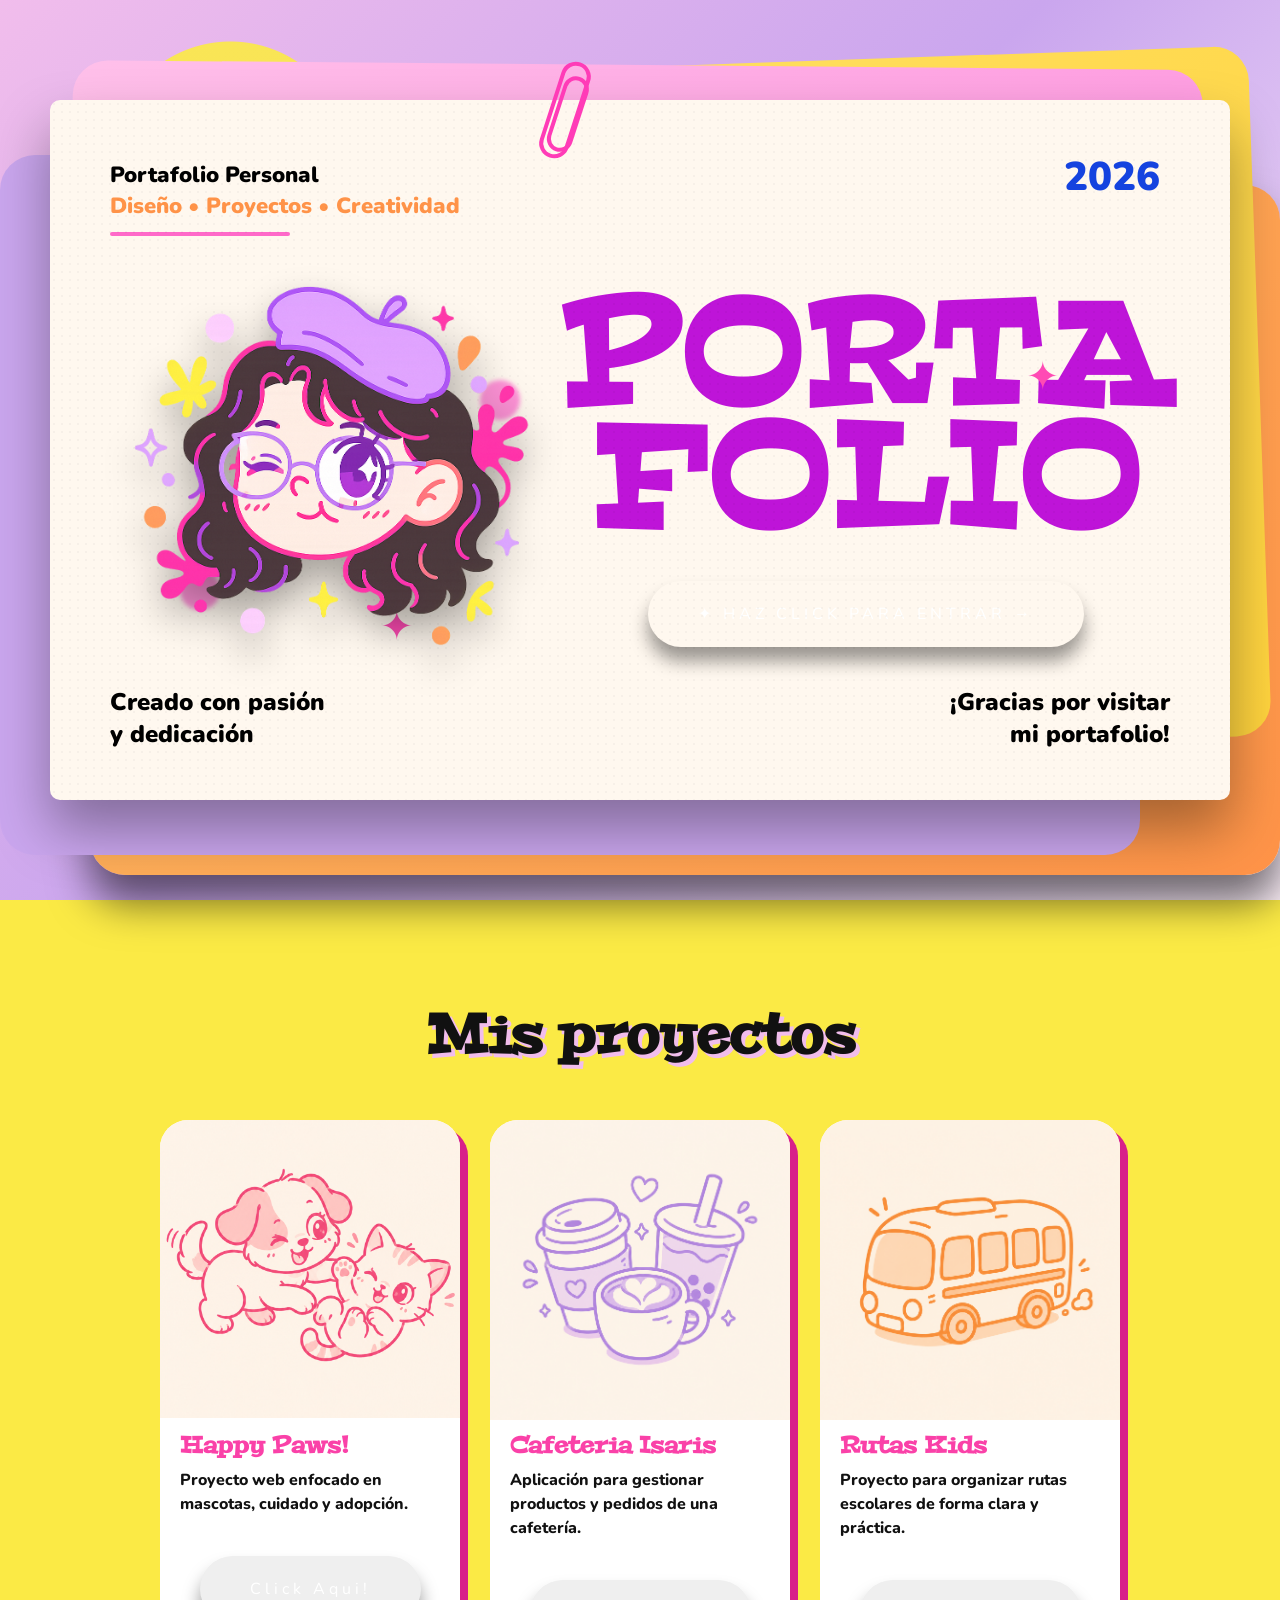
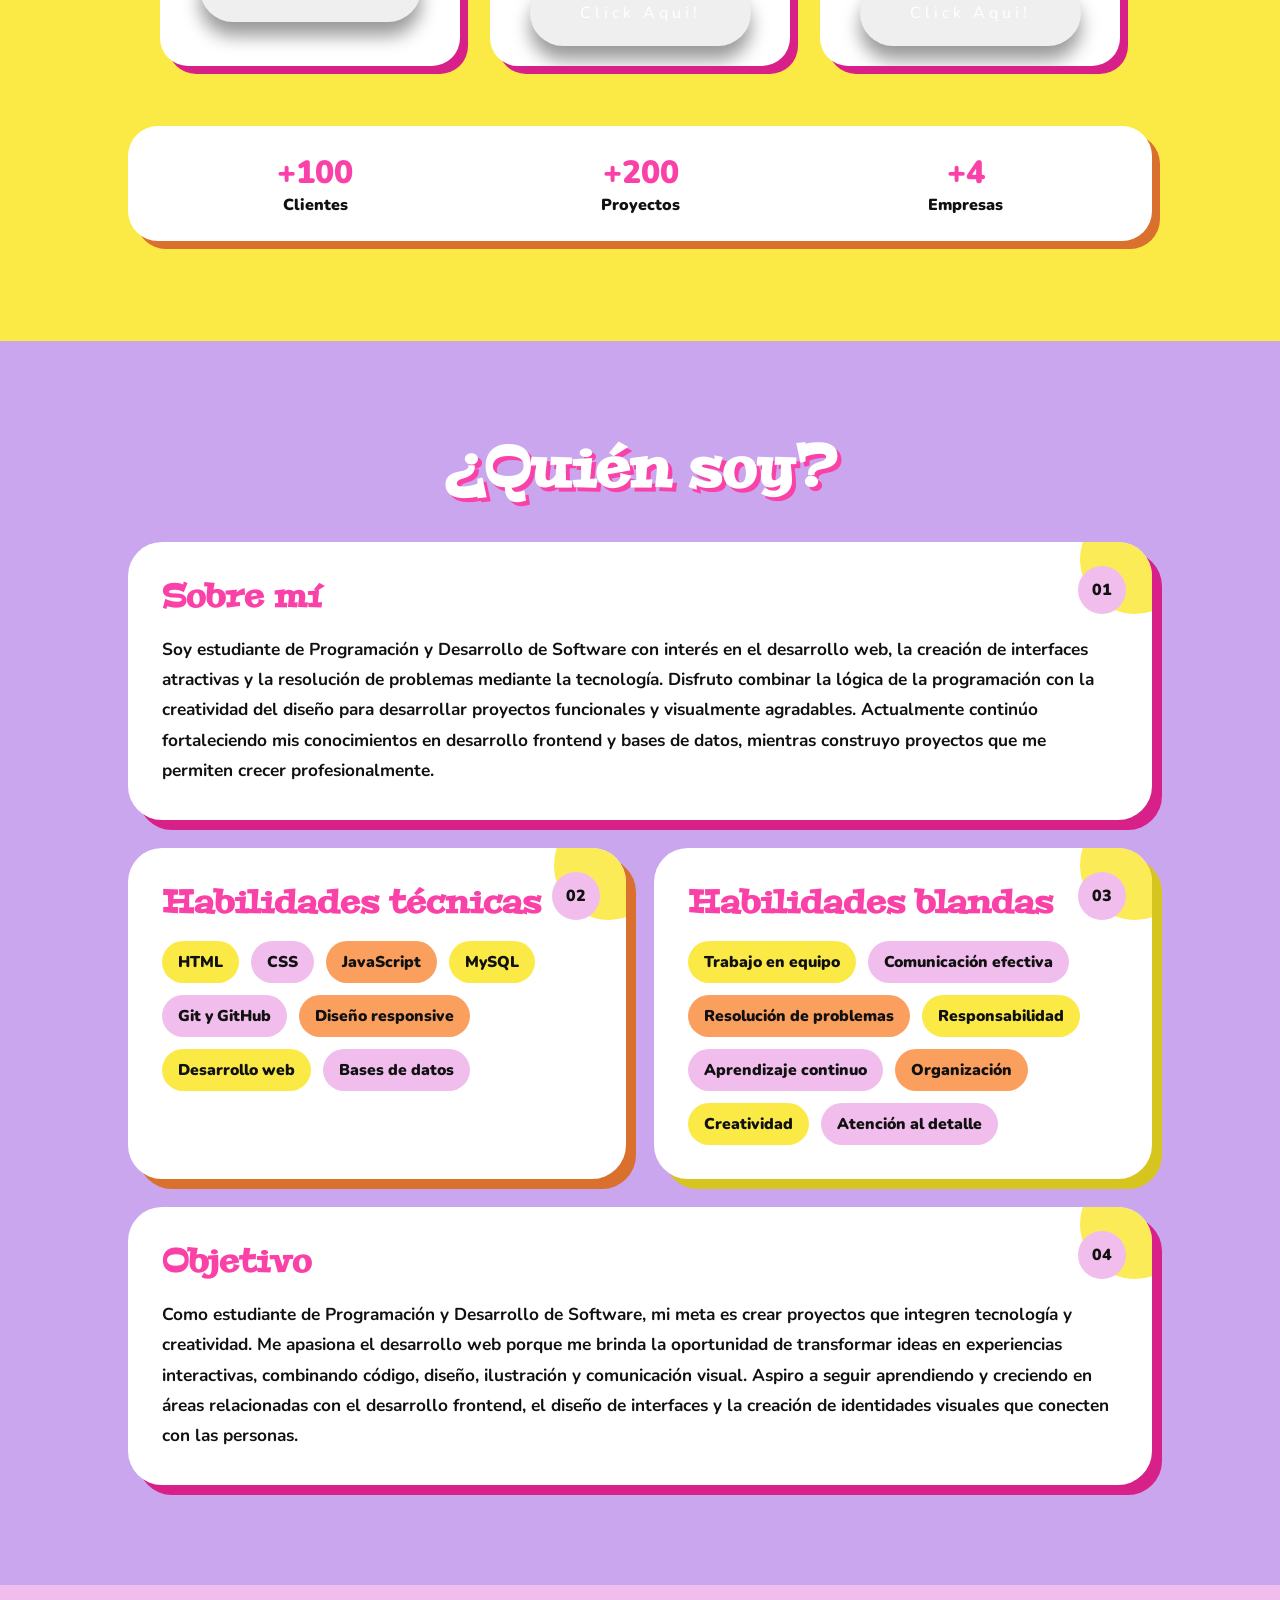
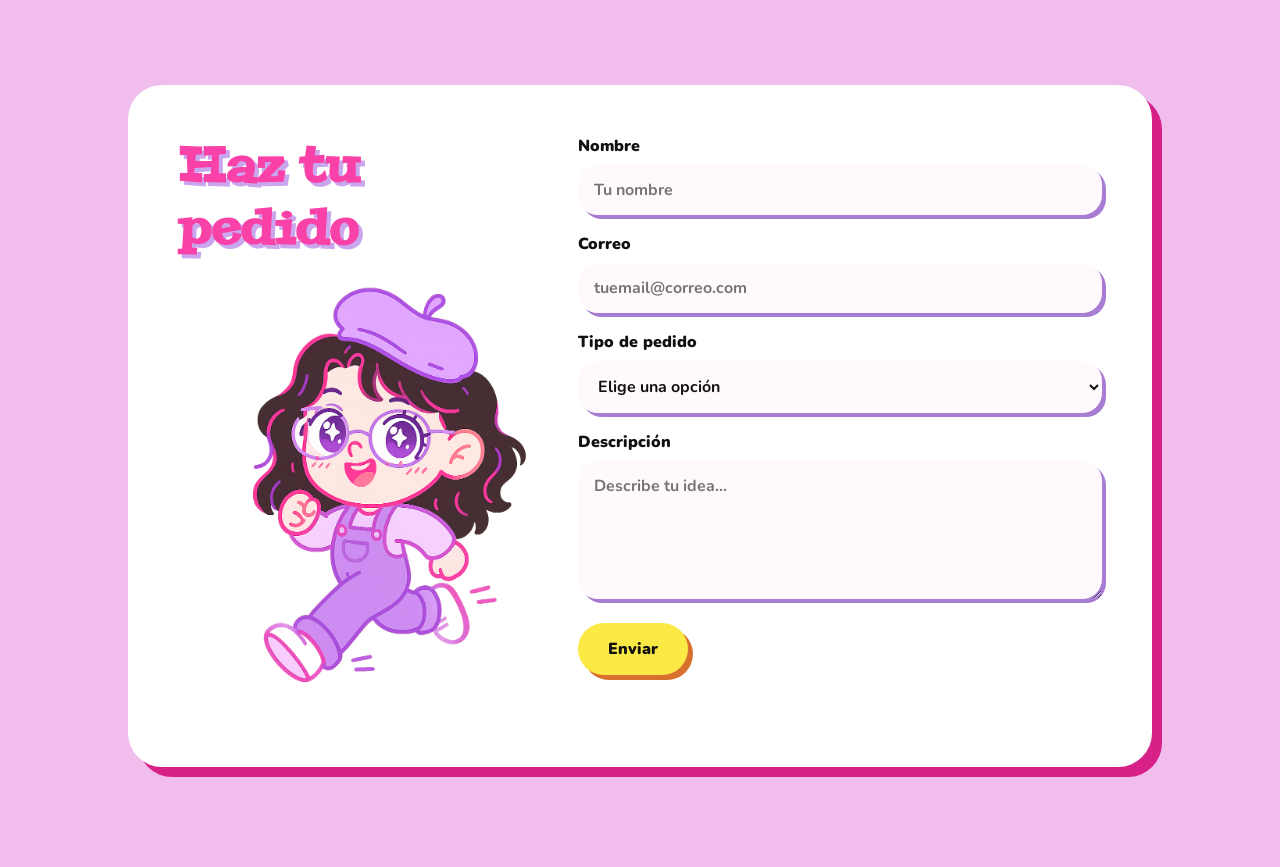
<file: index.html>
<!DOCTYPE html>
<html lang="es">
<head>
    <meta charset="UTF-8">
    <meta name="viewport" content="width=device-width, initial-scale=1.0">
    <title>Portafolio</title>

    <link rel="stylesheet" href="style.css">
    <link rel="stylesheet" href="info.css">

    <link rel="preconnect" href="https://fonts.googleapis.com">
    <link rel="preconnect" href="https://fonts.gstatic.com" crossorigin>
    <link href="https://fonts.googleapis.com/css2?family=Nunito:wght@400;600;700;800;900&family=Playfair+Display:wght@700;900&family=Special+Elite&display=swap" rel="stylesheet">
    <link href="https://fonts.googleapis.com/css2?family=Peralta&display=swap" rel="stylesheet">
</head>

<body class="cover-active">
    <div id="cover">
        <div class="folder-stack">
            <div class="folder-orange"></div>
            <div class="folder-yellow"></div>
            <div class="folder-purple"></div>
            <div class="folder-pink"></div>

            <div class="paper">
                <div class="tab-yellow"></div>
                <div class="clip"></div>

                <div class="year">2026</div>

                <div class="top-info">
                    Portafolio Personal<br>
                    <div class="ll">Diseño • Proyectos • Creatividad</div>
                    <div class="line"></div>
                </div>

                <div class="paint paint1"></div>
                <div class="paint paint2"></div>

                <div class="cover-star star1">✦</div>
                <div class="cover-star star2">✦</div>
                <div class="cover-star star3">✦</div>

                <div class="content">
                    <div>
                        <img
                            src="Copilot_20260623_163521.png"
                            class="avatar"
                            alt="Personaje"
                        >
                    </div>

                    <div>
                        <h1 class="title">
                            PORTA<br>
                            FOLIO
                        </h1>

                        <a href="#contenido" class="enter-btn">
                            ✦ HAZ CLICK PARA ENTRAR →
                        </a>
                    </div>
                </div>
                <div class="bottom-left">
                    Creado con pasión<br>
                    y dedicación
                </div>

                <div class="bottom-right">
                    ¡Gracias por visitar<br>
                    mi portafolio!
                </div>
            </div>
        </div>
    </div>

    <main id="contenido">
        <section class="hero">
            <div class="hero-content">
                <div class="hero-text">
                    <span class="subtitle">
                        Soñadora • Apasionada • Creativa
                    </span>

                    <h1>Hola, soy Isabella</h1>
                    <p>
                        Soy una persona creativa, me gusta diseñar, aprender cosas nuevas y darle un
                        toque único a todo lo que hago. Siempre busco innovar y expresar mis ideas de forma auténtica.
                        ✨💖
                    </p>

                    <div class="socials">
                        <a href="https://www.instagram.com/ykisartt?igsh=MXNoZmRtZDhpem1y" target="_blank" rel="noopener"><img src="ig.png" alt="Instagram"></a>
                        <a href="https://wa.me/573213257067" target="_blank" rel="noopener"><img src="wsp.png" alt="WhatsApp"></a>
                        <a href="https://github.com/isaguvi2611-del" target="_blank" rel="noopener"><img src="gitj.png" alt="GitHub"></a>
                        <a href="mailto:isaguvi2611@gmail.com"><img src="gmail.png" alt="Correo"></a>
                    </div>
                </div>

                <div class="hero-image">
                    <img
                        src="Copilot_20260624_150720.png"
                        class="girl"
                        alt="Ilustración de Isabella"
                    >

                    <img
                        src="Copilot_20260624_164039.png"
                        class="girl2"
                        alt="Ilustración decorativa"
                    >

                    <div class="star"></div>
                    <div class="square"></div>
                </div>
            </div>
        </section>

        <section class="services">
            <h1>Mis proyectos</h1>

            <div class="cards">
                <div class="card reveal">
                    <a href="https://github.com/isaguvi2611-del/ProyectoHTML.git" target="_blank" rel="noopener">
                        <div class="card-image"><img src="gatito.png" alt="Happy Paws"></div>
                        <div class="card-content">
                            <h3>Happy Paws!</h3>
                            <p>Proyecto web enfocado en mascotas, cuidado y adopción.</p>
                            <button class="enter-btn">Click Aqui!</button>
                        </div>
                    </a>
                </div>

                <div class="card reveal">
                    <a href="https://github.com/isaguvi2611-del/CafeteriaJava.git" target="_blank" rel="noopener">
                        <div class="card-image"><img src="ChatGPT Image 24 jun 2026, 06_03_48 p.m..png" alt="Cafetería Isaris"></div>
                        <div class="card-content">
                            <h3>Cafeteria Isaris</h3>
                            <p>Aplicación para gestionar productos y pedidos de una cafetería.</p>
                            <button class="enter-btn">Click Aqui!</button>
                        </div>
                    </a>
                </div>

                <div class="card reveal">
                    <a href="https://github.com/isaguvi2611-del/RutasProyecto.git" target="_blank" rel="noopener">
                        <div class="card-image"><img src="ChatGPT Image 24 jun 2026, 06_09_11 p.m..png" alt="Rutas Kids"></div>
                        <div class="card-content">
                            <h3>Rutas Kids</h3>
                            <p>Proyecto para organizar rutas escolares de forma clara y práctica.</p>
                            <button class="enter-btn">Click Aqui!</button>
                        </div>
                    </a>
                </div>
            </div>

            <div class="stats">
                <div>
                    <h3>+100</h3>
                    <p>Clientes</p>
                </div>

                <div>
                    <h3>+200</h3>
                    <p>Proyectos</p>
                </div>

                <div>
                    <h3>+4</h3>
                    <p>Empresas</p>
                </div>
            </div>
        </section>

        <section class="estilo">
            <div class="titulo">
                <h1>¿Quién soy?</h1>
            </div>

            <div class="cuadros">
                <article class="caja grande reveal">
                    <span class="numero">01</span>
                    <h2>Sobre mí</h2>
                    <p>Soy estudiante de Programación y Desarrollo de Software con interés en el desarrollo web,
                        la creación de interfaces atractivas y la resolución de problemas mediante la tecnología.
                        Disfruto combinar la lógica de la programación con la creatividad del diseño para desarrollar
                        proyectos funcionales y visualmente agradables. Actualmente continúo fortaleciendo mis
                        conocimientos en desarrollo frontend y bases de datos, mientras construyo proyectos que me
                        permiten crecer profesionalmente.</p>
                </article>

                <article class="caja reveal">
                    <span class="numero">02</span>
                    <h2>Habilidades técnicas</h2>
                    <ul class="habilidades">
                        <li>HTML</li>
                        <li>CSS</li>
                        <li>JavaScript</li>
                        <li>MySQL</li>
                        <li>Git y GitHub</li>
                        <li>Diseño responsive</li>
                        <li>Desarrollo web</li>
                        <li>Bases de datos</li>
                    </ul>
                </article>

                <article class="caja reveal">
                    <span class="numero">03</span>
                    <h2>Habilidades blandas</h2>
                    <ul class="habilidades">
                        <li>Trabajo en equipo</li>
                        <li>Comunicación efectiva</li>
                        <li>Resolución de problemas</li>
                        <li>Responsabilidad</li>
                        <li>Aprendizaje continuo</li>
                        <li>Organización</li>
                        <li>Creatividad</li>
                        <li>Atención al detalle</li>
                    </ul>
                </article>

                <article class="caja largo reveal">
                    <span class="numero">04</span>
                    <h2>Objetivo</h2>
                    <p>Como estudiante de Programación y Desarrollo de Software, mi meta es crear
                        proyectos que integren tecnología y creatividad. Me apasiona el desarrollo web
                        porque me brinda la oportunidad de transformar ideas en experiencias interactivas,
                        combinando código, diseño, ilustración y comunicación visual. Aspiro a seguir
                        aprendiendo y creciendo en áreas relacionadas con el desarrollo frontend, el diseño de
                        interfaces y la creación de identidades visuales que conecten con las personas.</p>
                </article>
            </div>
        </section>

        <section class="contact">
            <div class="pedido">
                <div class="texto">
                    <h2>Haz tu pedido</h2>
                    <img src="Copilot_20260624_211058.png" alt="">
                </div>

                <form class="formulario" id="formulario">
                    <label>
                        Nombre
                        <input type="text" name="nombre" placeholder="Tu nombre" required>
                    </label>

                    <label>
                        Correo
                        <input type="email" name="correo" placeholder="tuemail@correo.com" required>
                    </label>

                    <label>
                        Tipo de pedido
                        <select name="tipo" required>
                            <option value="">Elige una opción</option>
                            <option value="ilustracion">Ilustración</option>
                            <option value="pagina-web">Página web</option>
                            <option value="logo">Logo o identidad visual</option>
                            <option value="otro">Otro</option>
                        </select>
                    </label>

                    <label>
                        Descripción
                        <textarea name="descripcion" rows="5" placeholder="Describe tu idea..." required></textarea>
                    </label>

                    <button type="submit">
                        Enviar
                    </button>

                    <p class="mensaje" id="mensaje" aria-live="polite"></p>
                </form>
            </div>
        </section>
    </main>

    <script src="app.js"></script>
    <script src="appp.js"></script>
</body>
</html>
</file>
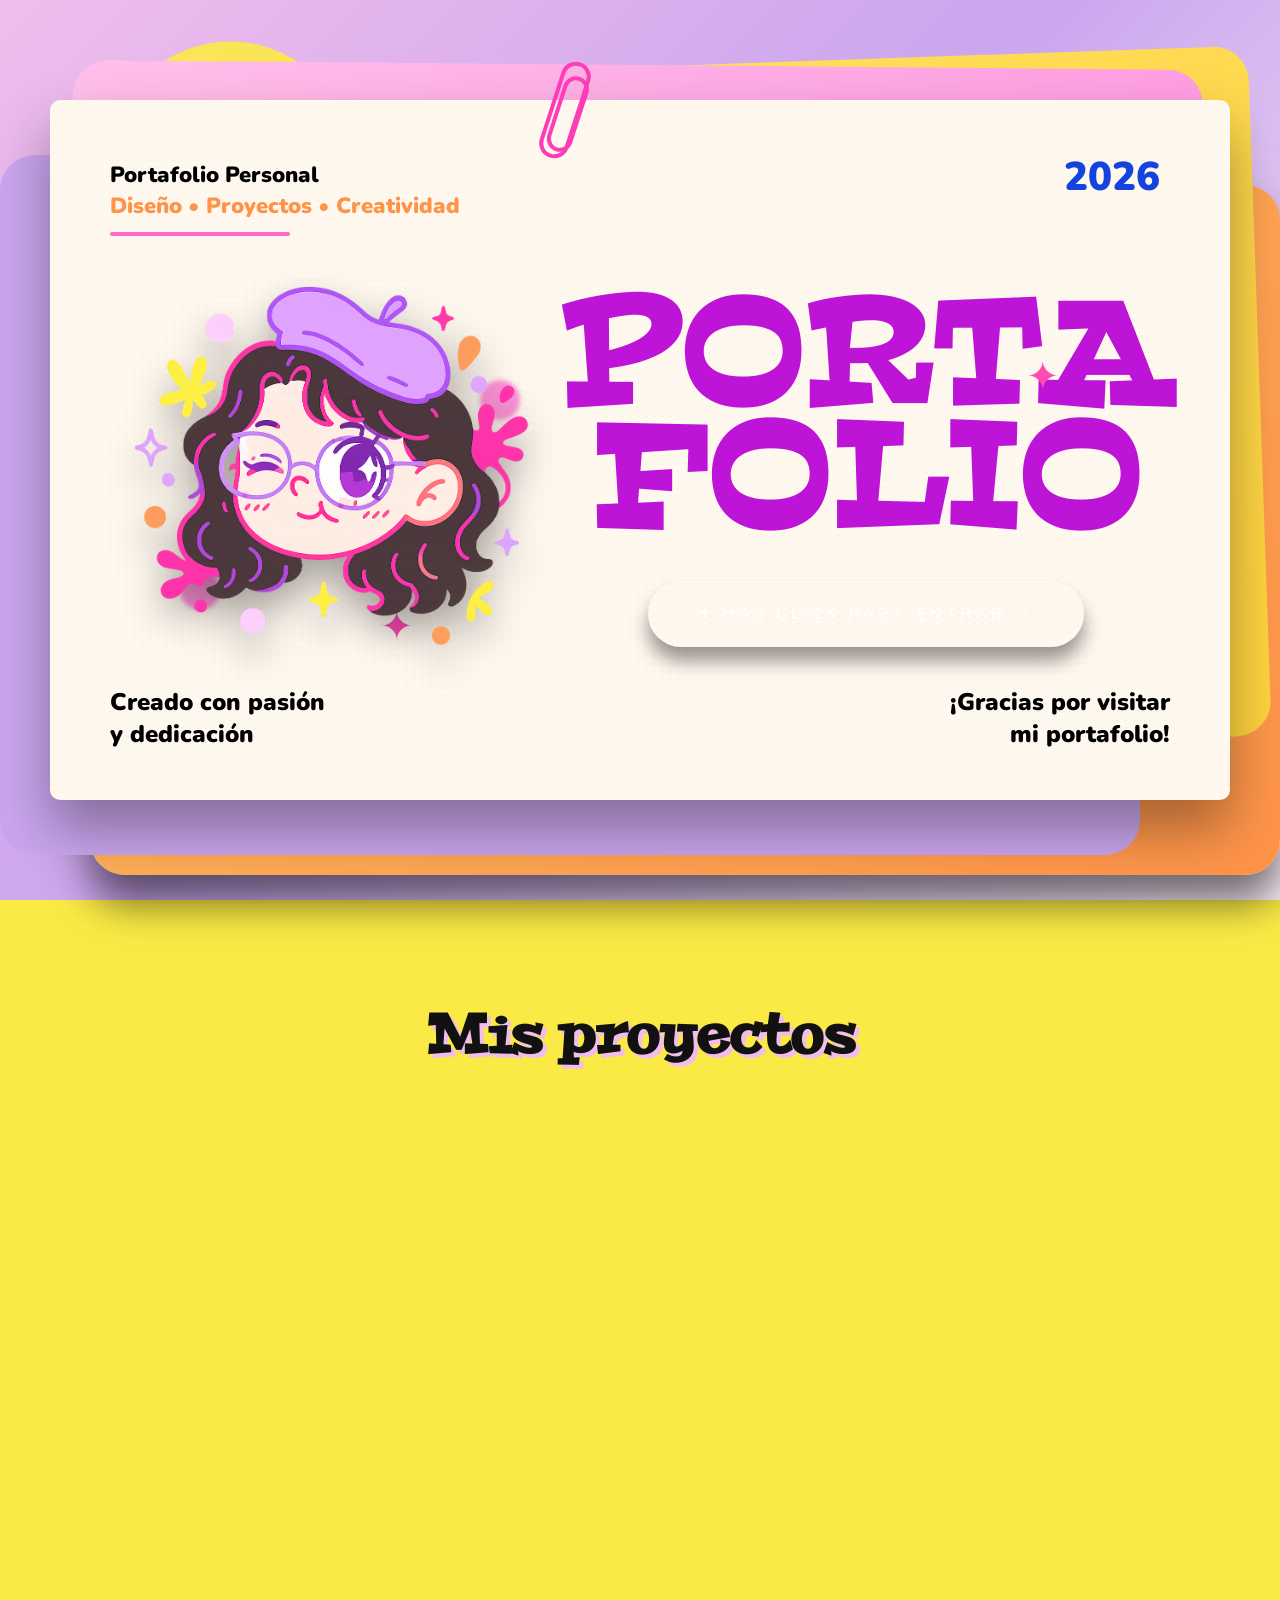
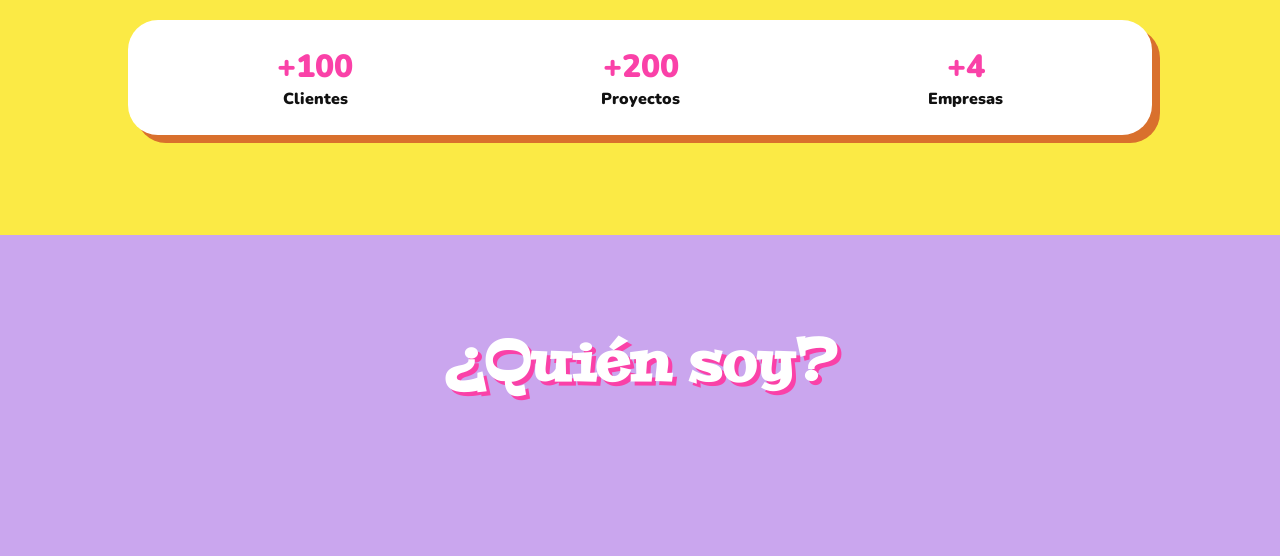
<file: info.html>
<!DOCTYPE html>
<html lang="es">
<head>
    <meta charset="UTF-8">
    <meta name="viewport" content="width=device-width, initial-scale=1.0">
    <title>Portafolio</title>
    <meta http-equiv="refresh" content="0; url=portfolio.html">
</head>
<body>
    <p>Abriendo el portafolio...</p>
</body>
</html>
</file>
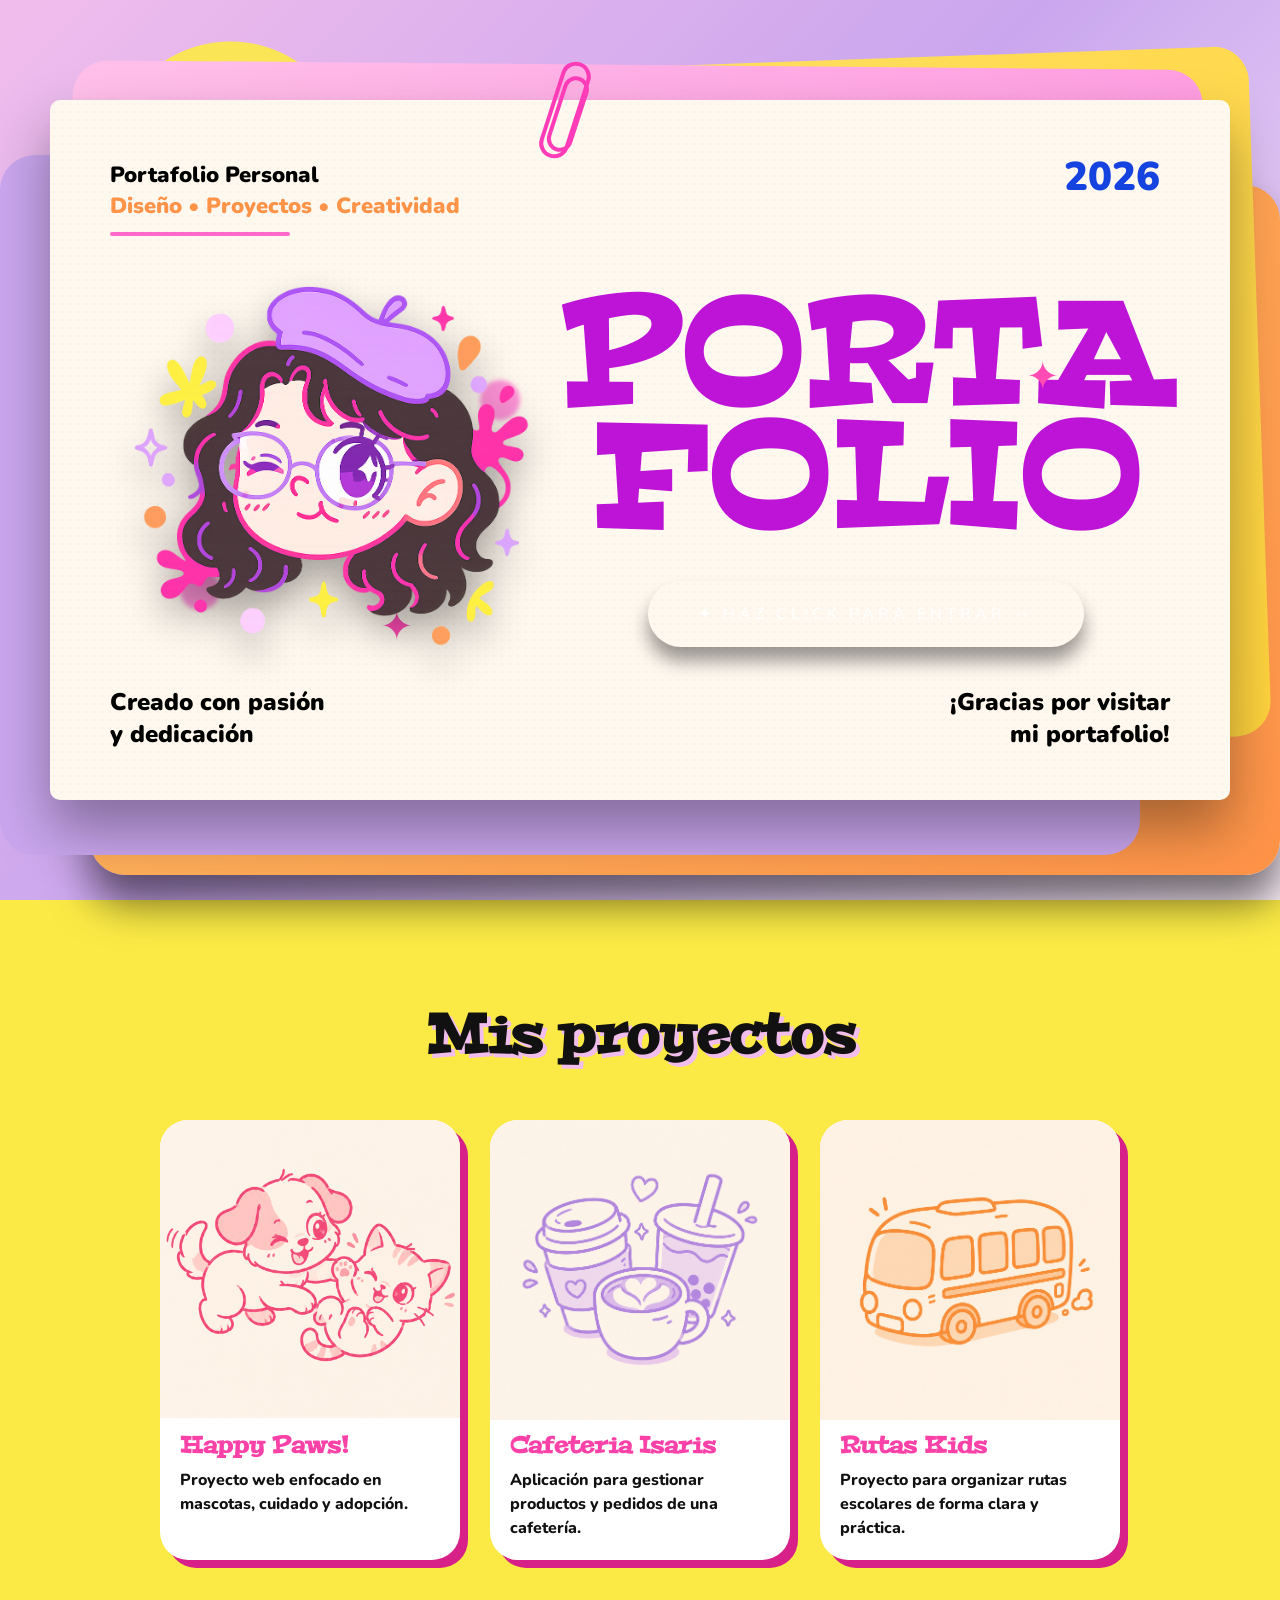
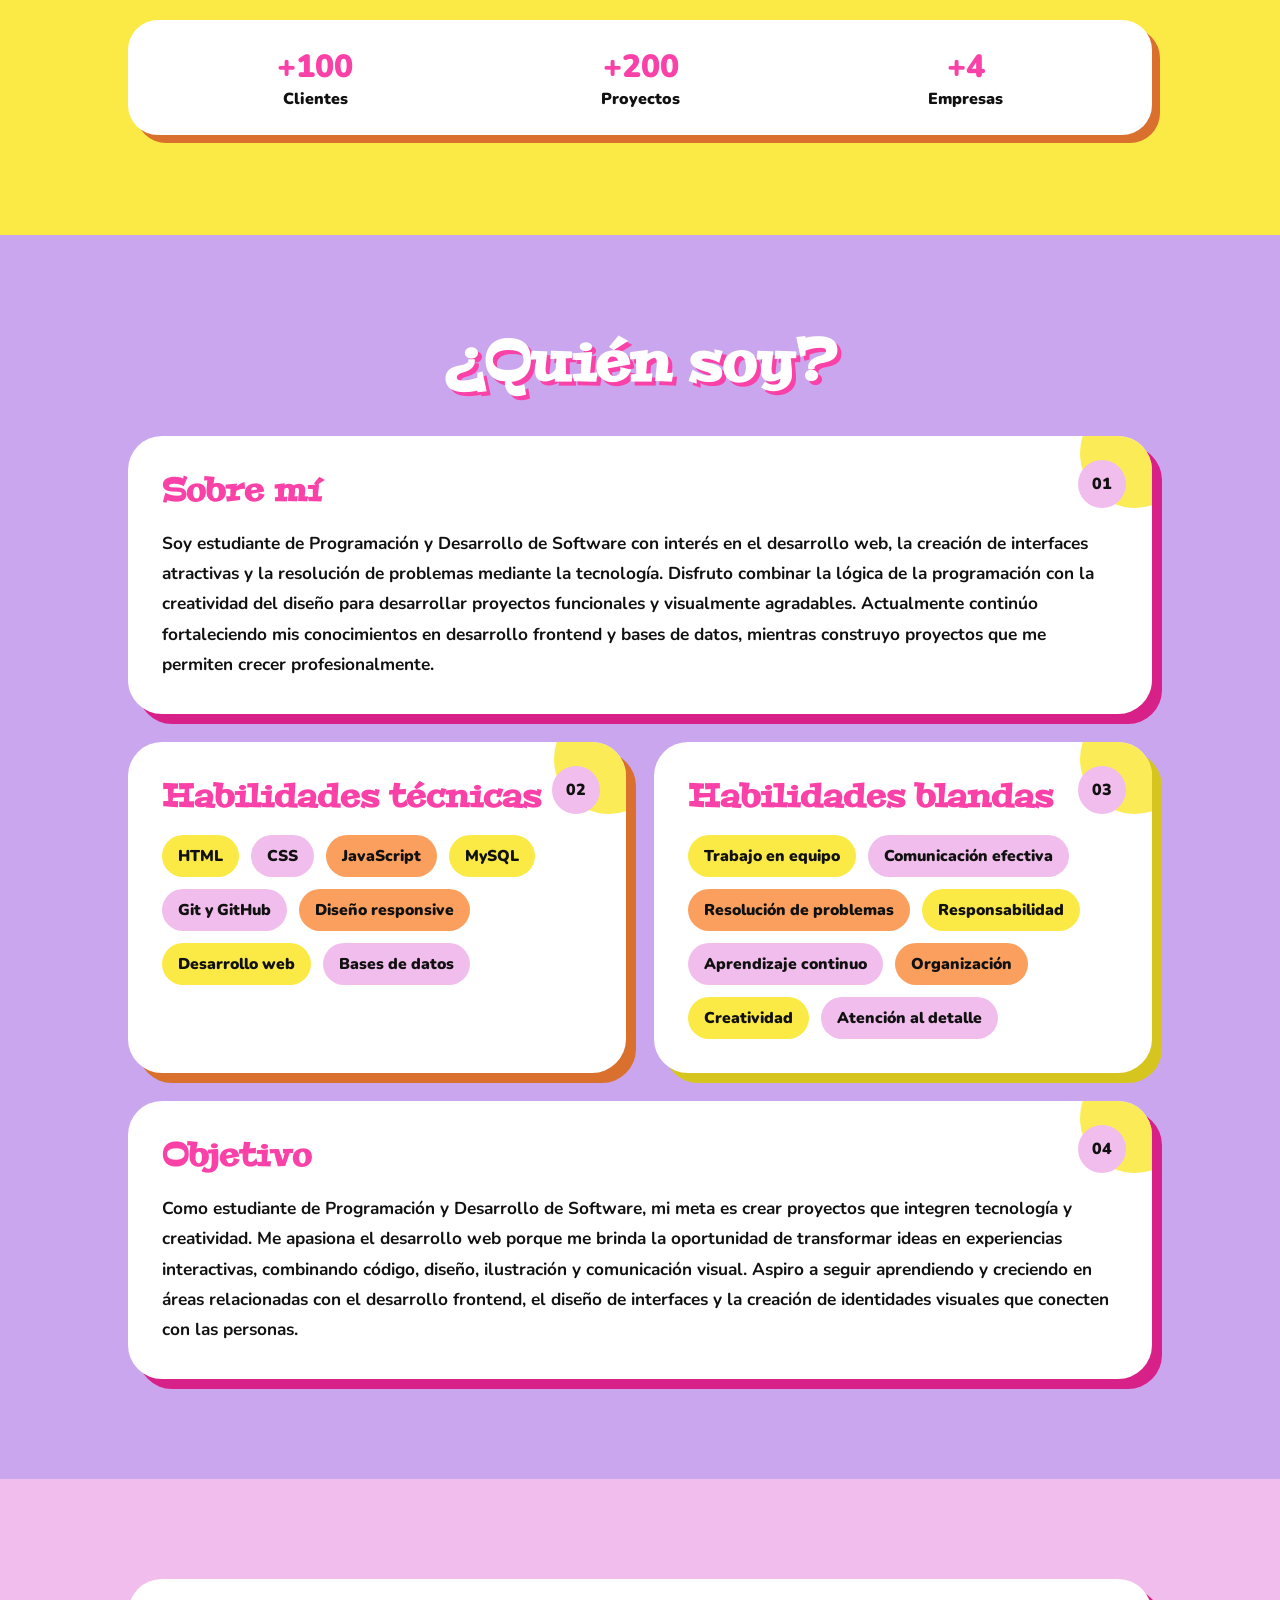
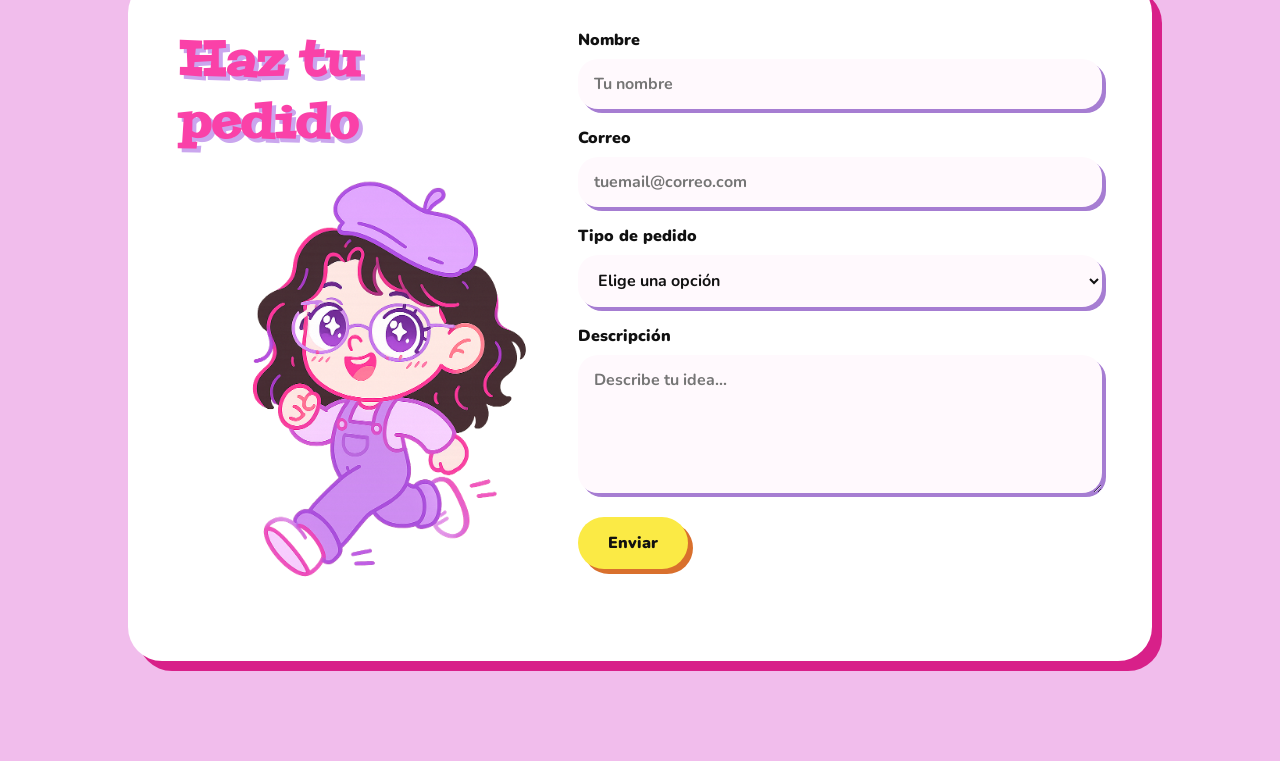
<file: portfolio.html>
<!DOCTYPE html>
<html lang="es">
<head>
    <meta charset="UTF-8">
    <meta name="viewport" content="width=device-width, initial-scale=1.0">
    <title>Portafolio</title>

    <link rel="stylesheet" href="style.css">
    <link rel="stylesheet" href="info.css">

    <link rel="preconnect" href="https://fonts.googleapis.com">
    <link rel="preconnect" href="https://fonts.gstatic.com" crossorigin>
    <link href="https://fonts.googleapis.com/css2?family=Nunito:wght@400;600;700;800;900&family=Playfair+Display:wght@700;900&family=Special+Elite&display=swap" rel="stylesheet">
    <link href="https://fonts.googleapis.com/css2?family=Peralta&display=swap" rel="stylesheet">
</head>

<body class="cover-active">
    <div id="cover">
        <div class="folder-stack">
            <div class="folder-orange"></div>
            <div class="folder-yellow"></div>
            <div class="folder-purple"></div>
            <div class="folder-pink"></div>

            <div class="paper">
                <div class="tab-yellow"></div>
                <div class="clip"></div>

                <div class="year">2026</div>

                <div class="top-info">
                    Portafolio Personal<br>
                    <div class="ll">Diseño • Proyectos • Creatividad</div>
                    <div class="line"></div>
                </div>

                <div class="paint paint1"></div>
                <div class="paint paint2"></div>

                <div class="cover-star star1">✦</div>
                <div class="cover-star star2">✦</div>
                <div class="cover-star star3">✦</div>

                <div class="content">
                    <div>
                        <img
                            src="Copilot_20260623_163521.png"
                            class="avatar"
                            alt="Personaje"
                        >
                    </div>

                    <div>
                        <h1 class="title">
                            PORTA<br>
                            FOLIO
                        </h1>

                        <a href="#contenido" class="enter-btn">
                            ✦ HAZ CLICK PARA ENTRAR →
                        </a>
                    </div>
                </div>
                <div class="bottom-left">
                    Creado con pasión<br>
                    y dedicación
                </div>

                <div class="bottom-right">
                    ¡Gracias por visitar<br>
                    mi portafolio!
                </div>
            </div>
        </div>
    </div>

    <main id="contenido">
        <section class="hero">
            <div class="hero-content">
                <div class="hero-text">
                    <span class="subtitle">
                        Soñadora • Apasionada • Creativa
                    </span>

                    <h1>Hola, soy Isabella</h1>
                    <p>
                        Soy una persona creativa, me gusta diseñar, aprender cosas nuevas y darle un
                        toque único a todo lo que hago. Siempre busco innovar y expresar mis ideas de forma auténtica.
                        ✨💖
                    </p>

                    <div class="socials">
                        <a href="https://www.instagram.com/ykisartt?igsh=MXNoZmRtZDhpem1y" target="_blank" rel="noopener"><img src="ig.png" alt="Instagram"></a>
                        <a href="https://wa.me/573213257067" target="_blank" rel="noopener"><img src="wsp.png" alt="WhatsApp"></a>
                        <a href="https://github.com/isaguvi2611-del" target="_blank" rel="noopener"><img src="gitj.png" alt="GitHub"></a>
                        <a href="mailto:isaguvi2611@gmail.com"><img src="gmail.png" alt="Correo"></a>
                    </div>
                </div>

                <div class="hero-image">
                    <img
                        src="Copilot_20260624_150720.png"
                        class="girl"
                        alt="Ilustración de Isabella"
                    >

                    <img
                        src="Copilot_20260624_164039.png"
                        class="girl2"
                        alt="Ilustración decorativa"
                    >

                    <div class="star"></div>
                    <div class="square"></div>
                </div>
            </div>
        </section>

        <section class="services">
            <h1>Mis proyectos</h1>

            <div class="cards">
                <div class="card reveal">
                    <a href="https://github.com/isaguvi2611-del/ProyectoHTML.git" target="_blank" rel="noopener">
                        <div class="card-image"><img src="gatito.png" alt="Happy Paws"></div>
                        <div class="card-content">
                            <h3>Happy Paws!</h3>
                            <p>Proyecto web enfocado en mascotas, cuidado y adopción.</p>
                        </div>
                    </a>
                </div>

                <div class="card reveal">
                    <a href="https://github.com/isaguvi2611-del/CafeteriaJava.git" target="_blank" rel="noopener">
                        <div class="card-image"><img src="ChatGPT Image 24 jun 2026, 06_03_48 p.m..png" alt="Cafetería Isaris"></div>
                        <div class="card-content">
                            <h3>Cafeteria Isaris</h3>
                            <p>Aplicación para gestionar productos y pedidos de una cafetería.</p>
                        </div>
                    </a>
                </div>

                <div class="card reveal">
                    <a href="https://github.com/isaguvi2611-del/RutasProyecto.git" target="_blank" rel="noopener">
                        <div class="card-image"><img src="ChatGPT Image 24 jun 2026, 06_09_11 p.m..png" alt="Rutas Kids"></div>
                        <div class="card-content">
                            <h3>Rutas Kids</h3>
                            <p>Proyecto para organizar rutas escolares de forma clara y práctica.</p>
                        </div>
                    </a>
                </div>
            </div>

            <div class="stats">
                <div>
                    <h3>+100</h3>
                    <p>Clientes</p>
                </div>

                <div>
                    <h3>+200</h3>
                    <p>Proyectos</p>
                </div>

                <div>
                    <h3>+4</h3>
                    <p>Empresas</p>
                </div>
            </div>
        </section>

        <section class="estilo">
            <div class="titulo">
                <h1>¿Quién soy?</h1>
            </div>

            <div class="cuadros">
                <article class="caja grande reveal">
                    <span class="numero">01</span>
                    <h2>Sobre mí</h2>
                    <p>Soy estudiante de Programación y Desarrollo de Software con interés en el desarrollo web,
                        la creación de interfaces atractivas y la resolución de problemas mediante la tecnología.
                        Disfruto combinar la lógica de la programación con la creatividad del diseño para desarrollar
                        proyectos funcionales y visualmente agradables. Actualmente continúo fortaleciendo mis
                        conocimientos en desarrollo frontend y bases de datos, mientras construyo proyectos que me
                        permiten crecer profesionalmente.</p>
                </article>

                <article class="caja reveal">
                    <span class="numero">02</span>
                    <h2>Habilidades técnicas</h2>
                    <ul class="habilidades">
                        <li>HTML</li>
                        <li>CSS</li>
                        <li>JavaScript</li>
                        <li>MySQL</li>
                        <li>Git y GitHub</li>
                        <li>Diseño responsive</li>
                        <li>Desarrollo web</li>
                        <li>Bases de datos</li>
                    </ul>
                </article>

                <article class="caja reveal">
                    <span class="numero">03</span>
                    <h2>Habilidades blandas</h2>
                    <ul class="habilidades">
                        <li>Trabajo en equipo</li>
                        <li>Comunicación efectiva</li>
                        <li>Resolución de problemas</li>
                        <li>Responsabilidad</li>
                        <li>Aprendizaje continuo</li>
                        <li>Organización</li>
                        <li>Creatividad</li>
                        <li>Atención al detalle</li>
                    </ul>
                </article>

                <article class="caja largo reveal">
                    <span class="numero">04</span>
                    <h2>Objetivo</h2>
                    <p>Como estudiante de Programación y Desarrollo de Software, mi meta es crear
                        proyectos que integren tecnología y creatividad. Me apasiona el desarrollo web
                        porque me brinda la oportunidad de transformar ideas en experiencias interactivas,
                        combinando código, diseño, ilustración y comunicación visual. Aspiro a seguir
                        aprendiendo y creciendo en áreas relacionadas con el desarrollo frontend, el diseño de
                        interfaces y la creación de identidades visuales que conecten con las personas.</p>
                </article>
            </div>
        </section>

        <section class="contact">
            <div class="pedido">
                <div class="texto">
                    <h2>Haz tu pedido</h2>
                    <img src="Copilot_20260624_211058.png" alt="">
                </div>

                <form class="formulario" id="formulario">
                    <label>
                        Nombre
                        <input type="text" name="nombre" placeholder="Tu nombre" required>
                    </label>

                    <label>
                        Correo
                        <input type="email" name="correo" placeholder="tuemail@correo.com" required>
                    </label>

                    <label>
                        Tipo de pedido
                        <select name="tipo" required>
                            <option value="">Elige una opción</option>
                            <option value="ilustracion">Ilustración</option>
                            <option value="pagina-web">Página web</option>
                            <option value="logo">Logo o identidad visual</option>
                            <option value="otro">Otro</option>
                        </select>
                    </label>

                    <label>
                        Descripción
                        <textarea name="descripcion" rows="5" placeholder="Describe tu idea..." required></textarea>
                    </label>

                    <button type="submit">
                        Enviar
                    </button>

                    <p class="mensaje" id="mensaje" aria-live="polite"></p>
                </form>
            </div>
        </section>
    </main>

    <script src="app.js"></script>
    <script src="appp.js"></script>
</body>
</html>
</file>
<file: style.css>
.peralta-regular {
    font-family: "Peralta", Arial, sans-serif;
    font-weight: 400;
    font-style: normal;
}

* {
    margin: 0;
    padding: 0;
    box-sizing: border-box;
}

body {
    min-height: 100vh;
    background: #000000;
    font-family: "Nunito", Arial, sans-serif;
    overflow-x: hidden;
}

body.cover-active {
    overflow: hidden;
}

#cover {
    position: fixed;
    inset: 0;
    width: 100%;
    height: 100vh;
    z-index: 9999;
    background:
        radial-gradient(circle at 18% 18%, rgba(251, 234, 69, 0.9) 0 120px, transparent 121px),
        radial-gradient(circle at 84% 78%, rgba(250, 65, 168, 0.55) 0 160px, transparent 161px),
        linear-gradient(135deg, #f1bdec 0%, #caa6ee 48%, #fff2fb 100%);
    display: flex;
    justify-content: center;
    align-items: center;
    opacity: 1;
    transition:
        transform 1s cubic-bezier(0.77, 0, 0.18, 1),
        opacity 0.8s ease;
}

#cover.hide {
    transform: translateY(-110%) rotate(-3deg) scale(0.95);
    opacity: 0;
    pointer-events: none;
}

#contenido {
    min-height: 100vh;
    background: white;
}

.folder-stack {
    position: relative;
    width: 1300px;
    height: 850px;
}

.folder-stack .folder-orange {
    position: absolute;
    width: 1190px;
    height: 690px;
    background: linear-gradient(135deg, #ffbe63, #ff9348);
    border-radius: 35px;
    bottom: 0;
    right: 0;
    box-shadow: 0 28px 42px rgba(0, 0, 0, 0.55);
}

.folder-stack .folder-yellow {
    rotate: -2deg;
    position: absolute;
    width: 1120px;
    height: 690px;
    background: linear-gradient(135deg, #ffe36b, #ffd33d);
    border-radius: 35px;
    top: 40px;
    right: 20px;
}

.folder-stack .folder-purple {
    position: absolute;
    width: 1140px;
    height: 700px;
    background: linear-gradient(135deg, #caa6ee, #caa6ee);
    border-radius: 35px;
    left: 0;
    bottom: 20px;
}

.folder-stack .folder-pink {
    rotate: 0.5deg;
    position: absolute;
    width: 1130px;
    height: 690px;
    background: linear-gradient(135deg, #ffc0ea, #ff8bdd);
    border-radius: 35px;
    top: 40px;
    left: 70px;
}

.paper {
    position: absolute;
    z-index: 10;
    width: 1180px;
    height: 700px;
    left: 50%;
    top: 50%;
    transform: translate(-50%, -50%);
    background: #fff8ef;
    border-radius: 10px;
    padding: 60px;
    box-shadow: 0 30px 55px rgba(0, 0, 0, 0.35);
}

.paper::before {
    content: "";
    position: absolute;
    inset: 0;
    background-image: radial-gradient(rgba(0, 0, 0, 0.03) 1px, transparent 1px);
    background-size: 8px 8px;
    pointer-events: none;
    border-radius: 10px;
}

.clip {
    position: absolute;
    rotate: 18deg;
    top: -40px;
    left: 500px;
    width: 30px;
    height: 100px;
    border: 4px solid #ff3cb7;
    border-radius: 50px;
    background: transparent;
}

.clip::after {
    content: "";
    position: absolute;
    width: 18px;
    height: 70px;
    left: 2px;
    top: 10px;
    border: 4px solid #ff3cb7;
    border-radius: 50px;
}

.top-info {
    font-family: "Nunito", Arial, sans-serif;
    font-size: 22px;
    font-weight: 900;
    line-height: 1.4;
}

.line {
    width: 180px;
    height: 4px;
    background: #ff69c9;
    margin-top: 10px;
    border-radius: 10px;
}

.year {
    position: absolute;
    top: 50px;
    right: 70px;
    font-size: 40px;
    color: #1543df;
    font-family: "Nunito", Arial, sans-serif;
    font-weight: 900;
}

.content {
    display: flex;
    gap: 30px;
    align-items: center;
    margin-top: 50px;
}

.avatar {
    margin-left: 20px;
    width: 400px;
    object-fit: contain;
    filter: drop-shadow(0 18px 18px rgba(0, 0, 0, 0.35));
}
.ll{
    color: #ff9348;
}

.title {
    font-family: "Peralta", Arial, sans-serif;
    font-weight: 900;
    font-size: 9rem;
    line-height: 0.85;
    color: #be14d8;
    text-transform: uppercase;
    text-align: center;
    letter-spacing: 4px;
}

.enter-btn {
    display: block;
    width: fit-content;
    margin: 40px auto 0;
    border: none;
    padding: 22px 50px;
    border-radius: 50px;
    background: linear-gradient(135deg, #a886ff);
    color: white;
    font-size: 1rem;
    letter-spacing: 4px;
    cursor: pointer;
    box-shadow: 0 14px 18px rgba(0, 0, 0, 0.4);
    transition: 0.3s;
    text-decoration: none;
    font-family: inherit;
}

.enter-btn:hover {
    transform: translateY(-5px);
}

.cover-star {
    position: absolute;
    color: #ff4bb4;
    font-size: 40px;
}

.star1 {
    left: 200px;
    top: 250px;
}

.star2 {
    right: 170px;
    top: 250px;
}

.star3 {
    left: 330px;
    top: 500px;
}

.paint {
    position: absolute;
    width: 40px;
    height: 40px;
    background: #ff93d7;
    border-radius: 50%;
    filter: blur(2px);
}

.paint1 {
    left: 130px;
    top: 470px;
}

.paint2 {
    left: 430px;
    top: 280px;
}

.bottom-left {
    position: absolute;
    left: 60px;
    bottom: 50px;
    font-family: "Nunito", Arial, sans-serif;
    font-weight: 900;
    font-size: 24px;
}

.bottom-right {
    position: absolute;
    right: 60px;
    bottom: 50px;
    text-align: right;
    font-family: "Nunito", Arial, sans-serif;
    font-weight: 900;
    font-size: 24px;
}
</file>
<file: info.css>
:root {
    --rosa: #FA41A8;
    --morado: #CAA6EE;
    --lila: #F1BDEC;
    --amarillo: #FBEA45;
    --naranja: #FA9F5E;
    --sombra-rosa: #d82089;
    --sombra-naranja: #d9702d;
    --sombra-lila: #a67dd2;
    --sombra-amarilla: #d7c51f;
    --negro: #111111;
    --blanco: #ffffff;
}
.peralta-regular {
    font-family: "Peralta", serif;
    font-weight: 400;
    font-style: normal;
}

* {
    margin: 0;
    padding: 0;
    box-sizing: border-box;
}

body {
    font-family: "Nunito", Arial, sans-serif;
    background: var(--negro);
    overflow-x: hidden;
}

/* HERO */

.hero {
    min-height: 100vh;
    background: linear-gradient(180deg, var(--lila), #fff2fb);
    display: flex;
    align-items: center;
    justify-content: center;
    padding: 50px;
}

.hero-content {
    width: 90%;
    max-width: 1200px;
    min-height: 520px;
    background: var(--blanco);
    border-radius: 40px;
    box-shadow: 15px 15px 0 var(--sombra-naranja);
    display: flex;
    justify-content: space-between;
    align-items: center;
    gap: 40px;
    padding: 45px 60px;
    position: relative;
}

.hero-text {
    flex: 1;
    color: var(--negro);
    text-align: center;
    z-index: 2;
}

.subtitle {
    color: var(--rosa);
    font-family: "Nunito", Arial, sans-serif;
    font-size: 1rem;
    font-weight: 900;
    letter-spacing: 0.5px;
}

.hero-text h1 {
    font-family: "Peralta", Arial, sans-serif;
    font-size: 4rem;
    font-weight: 900;
    line-height: 1;
    margin: 15px 0;
    color: var(--rosa);
    letter-spacing: 0;
    text-shadow: 4px 4px 0 var(--amarillo);
}

.hero-text p {
    line-height: 1.7;
    color: var(--negro);
    max-width: 430px;
    margin: 0 auto;
    font-size: 1.08rem;
    font-weight: 800;
}

.socials {
    margin-top: 30px;
    display: flex;
    justify-content: center;
    gap: 15px;
}
.socials img{
    height: 60px;
}
.socials a {
    width: 70px;
    height: 70px;
    background: var(--amarillo);
    color: var(--negro);
    border-radius: 50%;
    display: flex;
    justify-content: center;
    align-items: center;
    text-decoration: none;
    font-weight: 900;
    box-shadow: 4px 4px 0 var(--sombra-rosa);
    transition: transform 0.2s ease, box-shadow 0.2s ease;
}

.socials a:hover {
    transform: translateY(-3px);
    box-shadow: 6px 6px 0 var(--sombra-naranja);
}

h1{
    font-family: "Peralta", Arial, sans-serif;
    font-weight: 900;
    justify-self: center;
    font-size: 240%;
    color: var(--rosa);
    letter-spacing: 0;
}

.hero-image {
    flex: 1;
    position: relative;
    min-height: 420px;
}

.hero-image img {
    position: absolute;
    display: block;
    object-fit: contain;
}

.girl {
    width: 60%;
    left: 10px;
    top: -15px;
    z-index: 2;
}

.girl2 {
    rotate: -10deg;
    width: 50%;
    right: 0;
    top: 100px;
    z-index: 3;
}

/* DECORACIONES */

.star {
    width: 85px;
    height: 85px;
    background: var(--amarillo);
    position: absolute;
    right: 10%;
    clip-path: polygon(
        50% 0%,
        60% 35%,
        100% 50%,
        60% 65%,
        50% 100%,
        40% 65%,
        0% 50%,
        40% 35%
    );
}

.square {
    width: 85px;
    height: 85px;
    background: var(--rosa);
    position: absolute;
    bottom: 20px;
    left: 55%;
    transform: rotate(8deg);
    clip-path: polygon(
        50% 0%,
        60% 35%,
        100% 50%,
        60% 65%,
        50% 100%,
        40% 65%,
        0% 50%,
        40% 35%
    );
}

/* SERVICES */

.services {
    background: var(--amarillo);
    padding: 100px 10%;
}

.services h1,
.services h2 {
    font-family: "Peralta", Arial, sans-serif;
    font-size: 3.4rem;
    font-weight: 900;
    margin-bottom: 50px;
    color: var(--negro);
    text-align: center;
    text-shadow: 4px 4px 0 var(--lila);
}

.cards {
    justify-content: center;
    display: flex;
    gap: 30px;
    flex-wrap: wrap;
}

.card {
    width: 300px;
    background: var(--blanco);
    border-radius: 28px;
    overflow: hidden;
    box-shadow: 8px 8px 0 var(--sombra-rosa);
    transition: transform 0.2s ease, box-shadow 0.2s ease;
}

.card:hover {
    transform: translateY(-5px);
    box-shadow: 10px 10px 0 var(--sombra-naranja);
}

.card a {
    color: inherit;
    text-decoration: none;
}

.card-image {
    height: 220px;
    background: var(--lila);
}
.card-image img{
    object-fit: cover;
    width: 100%;
}
.card-content {
    justify-self: center;
    color: var(--negro);
    padding: 90px 20px 20px 20px;
}

.card-content h3 {
    justify-self: center;
    font-family: "Peralta", Arial, sans-serif;
    font-size: 1.45rem;
    font-weight: 900;
    color: var(--rosa);
    margin-bottom: 8px;
}

.card-content p {
    justify-self: center;
    font-weight: 800;
    line-height: 1.5;
}

.stats {
    margin-top: 60px;
    background: var(--blanco);
    color: var(--negro);
    border-radius: 30px;
    padding: 25px;
    display: flex;
    justify-content: space-around;
    box-shadow: 8px 8px 0 var(--sombra-naranja);
    text-align: center;
}

.stats h3 {
    font-family: "Nunito", Arial, sans-serif;
    font-size: 2rem;
    font-weight: 900;
    color: var(--rosa);
}

.stats p {
    font-weight: 900;
}

/* ESTILO */

.estilo {
    background: var(--morado);
    color: var(--negro);
    padding: 100px 10%;
}

.titulo {
    max-width: 980px;
    margin: 0 auto 45px;
    text-align: center;
}

.titulo h1 {
    color: var(--blanco);
    font-family: "Peralta", Arial, sans-serif;
    font-size: 3.5rem;
    font-weight: 900;
    line-height: 1;
    text-shadow: 4px 4px 0 var(--rosa);
}

.titulo p {
    max-width: 620px;
    margin: 18px auto 0;
    color: var(--negro);
    font-size: 1.15rem;
    font-weight: 800;
    line-height: 1.6;
}

.cuadros {
    display: grid;
    grid-template-columns: repeat(2, minmax(0, 1fr));
    gap: 28px;
}

.caja {
    position: relative;
    min-height: 260px;
    background: var(--blanco);
    border-radius: 34px;
    padding: 34px;
    overflow: hidden;
    box-shadow: 10px 10px 0 var(--sombra-rosa);
}

.caja::before {
    content: "";
    position: absolute;
    width: 110px;
    height: 110px;
    right: -38px;
    top: -38px;
    background: var(--amarillo);
    border-radius: 999px;
    opacity: 0.9;
}

.caja:nth-child(2) {
    box-shadow: 10px 10px 0 var(--sombra-naranja);
}

.caja:nth-child(3) {
    box-shadow: 10px 10px 0 var(--sombra-amarilla);
}

.grande,
.largo {
    grid-column: span 2;
}

.caja h2 {
    position: relative;
    color: var(--rosa);
    font-family: "Peralta", Arial, sans-serif;
    font-size: 2rem;
    font-weight: 900;
    margin-bottom: 18px;
}

.caja p {
    position: relative;
    color: var(--negro);
    font-size: 1.08rem;
    font-weight: 700;
    line-height: 1.75;
}

.numero {
    position: absolute;
    top: 24px;
    right: 26px;
    z-index: 1;
    width: 48px;
    height: 48px;
    background: var(--lila);
    border-radius: 50%;
    display: flex;
    align-items: center;
    justify-content: center;
    color: var(--negro);
    font-weight: 900;
}

.habilidades {
    position: relative;
    display: flex;
    flex-wrap: wrap;
    gap: 12px;
    list-style: none;
}

.habilidades li {
    padding: 10px 16px;
    background: var(--lila);
    border-radius: 999px;
    color: var(--negro);
    font-size: 0.98rem;
    font-weight: 900;
}

.habilidades li:nth-child(3n + 1) {
    background: var(--amarillo);
}

.habilidades li:nth-child(3n + 2) {
    background: var(--lila);
}

.habilidades li:nth-child(3n) {
    background: var(--naranja);
}

/* CONTACTO */

.contact {
    background: var(--lila);
    padding: 100px 10%;
}

.pedido {
    background: var(--blanco);
    border-radius: 34px;
    padding: 50px;
    display: grid;
    grid-template-columns: minmax(260px, 0.8fr) minmax(320px, 1.2fr);
    align-items: start;
    gap: 50px;
    box-shadow: 10px 10px 0 var(--sombra-rosa);
}

.texto {
    color: var(--negro);
}
.texto img{
    width: 400px;
}
.texto h2 {
    font-family: "Peralta", Arial, sans-serif;
    text-shadow: 4px 4px 0 var(--morado);
    font-size: 3rem;
    font-weight: 900;
    margin-bottom: 20px;
    color: var(--rosa);
}

.texto p {
    font-size: 1.1rem;
    font-weight: 800;
    line-height: 1.7;
}

.formulario {
    display: grid;
    gap: 18px;
}

.formulario label {
    display: grid;
    gap: 8px;
    color: var(--negro);
    font-weight: 900;
}

.formulario input,
.formulario select,
.formulario textarea {
    width: 100%;
    border: none;
    border-radius: 20px;
    background: #fff9fd;
    color: var(--negro);
    font: inherit;
    font-weight: 700;
    padding: 14px 16px;
    outline: none;
    box-shadow: 4px 4px 0 var(--sombra-lila);
}

.formulario textarea {
    min-height: 130px;
    resize: vertical;
}

.formulario input:focus,
.formulario select:focus,
.formulario textarea:focus {
    box-shadow: 4px 4px 0 var(--sombra-amarilla);
}

.formulario button {
    width: fit-content;
    margin-top: 6px;
    padding: 15px 30px;
    border: none;
    border-radius: 999px;
    background: var(--amarillo);
    color: var(--negro);
    cursor: pointer;
    font: inherit;
    font-weight: 900;
    box-shadow: 5px 5px 0 var(--sombra-naranja);
    transition: transform 0.2s ease, box-shadow 0.2s ease;
}

.formulario button:hover {
    transform: translateY(-3px);
    box-shadow: 7px 7px 0 var(--sombra-rosa);
}

.mensaje {
    min-height: 24px;
    color: var(--rosa);
    font-weight: 900;
}

/* ANIMACIONES */

.reveal {
    opacity: 0;
    transform: translateY(80px);
    transition: 1s;
}

.reveal.active {
    opacity: 1;
    transform: translateY(0);
}

/* RESPONSIVE */

@media (max-width: 900px) {
    .hero {
        padding: 30px 20px;
    }
    .hero-content {
        flex-direction: column;
        padding: 35px 25px;
        min-height: auto;
    }
    .hero-text h1 {
        font-size: 3rem;
    }
    .hero-image {
        width: 100%;
        min-height: 360px;
    }
    .girl {
        width: 55%;
        left: 0;
    }
    .girl2 {
        width: 52%;
        right: 0;
    }
    .cards {
        justify-content: center;
    }
    .stats {
        flex-direction: column;
        gap: 20px;
        text-align: center;
    }
    .titulo h1 {
        font-size: 2.6rem;
    }
    .cuadros,
    .pedido {
        grid-template-columns: 1fr;
    }
    .grande,
    .largo {
        grid-column: span 1;
    }
    .caja {
        padding: 28px 22px;
        border-radius: 28px;
    }
}
</file>
